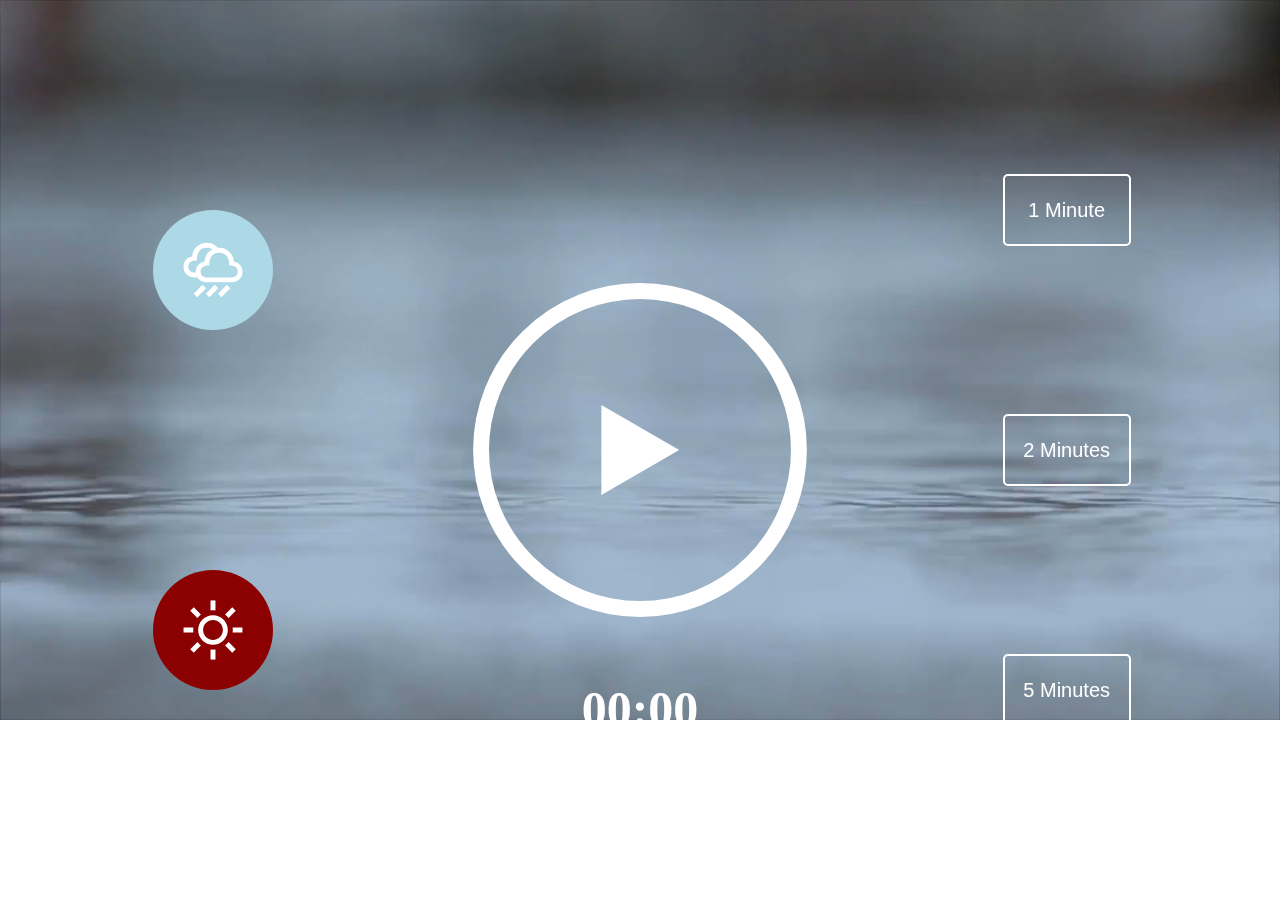
<file: Project/index.html>
<!DOCTYPE html>
<html lang="en">
<head>
	<meta charset="utf-8">
	<meta name="viewport" content="width=device-width", initial-scale=1.0>
	<link rel="stylesheet" type="text/css" href="./style.css">
	<title>Meditation Application</title>
</head>
<body>
	<div class="app">
		<div class="default-video">
			<video loop="-1">
				<source src="./videos/rain.mp4" type="video/mp4">
			</video>
		</div>
		<div class="sound">
			<button data-sound="./sounds/rain.mp3" data-video="./videos/rain.mp4">
				<img src="./images/rain.svg" alt="rain">
			</button>
			<button data-sound="./sounds/beach.mp3" data-video="./videos/beach.mp4">
				<img src="./images/beach.svg" alt="beach">
			</button>
		</div>
		<div class="player">
			<audio class="audio">
				<source src="./sounds/rain.mp3">
			</audio>
            	<img src="./images/play.svg" class="play"></img>
            	<svg class="track-outline" width="453" height="453" viewBox="0 0 453 453" fill="none">
                	<circle cx="50%" cy="50%" r="200" stroke="white" stroke-width="20"/>
                </svg>
                <svg class="moving-outline" width="453" height="453" viewBox="0 0 453 453" fill="none">
                	<circle cx="50%" cy="50%" r="200" stroke="lightblue" stroke-width="20"/>
                </svg>
                <h3 class="time-display">00:00</h3>
        </div>
		<div class="time">
			<button data-time="60">1 Minute</button>
			<button data-time="120">2 Minutes</button>
			<button data-time="300">5 Minutes</button>

		</div>
	</div>

	<script type="text/javascript" src="./js.js"></script>
</body>
</html>
</file>
<file: Project/style.css>
* {
	margin: 0;
	padding: 0;
	box-sizing: border-box;
}

.app {
	height: 100vh;
	display: flex;
	justify-content: space-around;
	align-items: center;
}

.time, .player, .sound {
	height: 80%;
	flex: 1;
	display: flex;
	flex-direction: column;
	justify-content: space-around;
	align-items: center;
}

.player {
	position: relative;
}

.player svg {
	position: absolute;
	height: 50%;
	top: 50%;
	left: 50%;
	transform: translate(-50%, -50%) rotate(-90deg);
	pointer-events: none;
}

video {
	position: fixed;
	top: 0%;
	left: 0%;
	width: 100%;
	z-index: -10;
}

.time-display {
	position: absolute;
	bottom: 10%;
	color: white;
	font-size: 50px;
}

.time button, .sound button {
	color: white;
	width: 30%;
	height: 10%;
	background: none;
	border: 2px solid white;
	cursor: pointer;
	border-radius: 5px;
	font-size: 20px;
}

.time button:hover {
	color: black;
	background-color: white;
	transition: all 0.5s ease;
}

.sound button {
	border: none;
	height: 120px;
	width: 120px;
	border-radius: 50%;
	padding: 30px;
}

.sound button:nth-child(1) {
	background-color: lightblue;
}

.sound button:nth-child(2) {
	background-color: darkred;
}

.sound button img {
	height: 100%;
}
</file>
